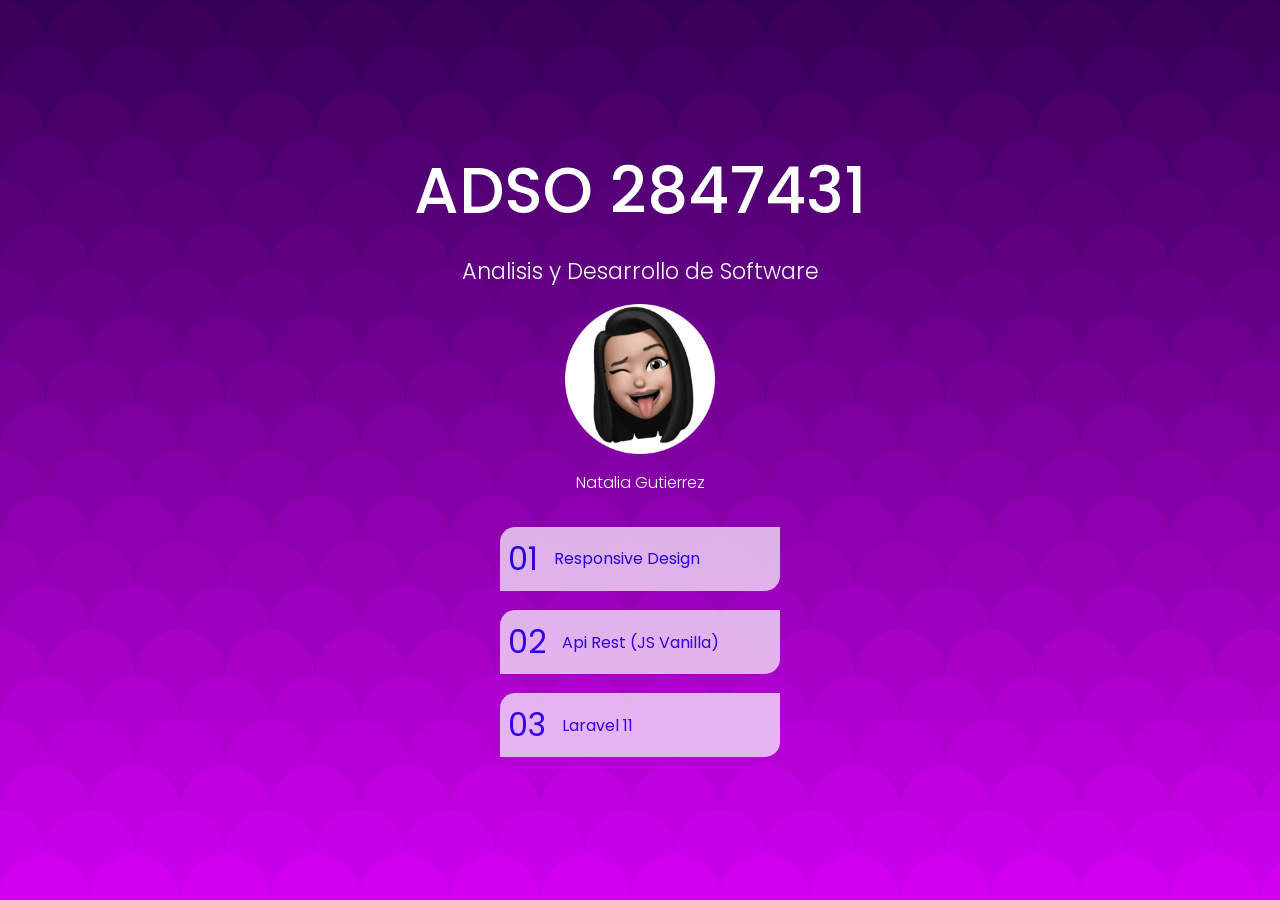
<file: index.html>
<!DOCTYPE html>
<html lang="en">

<head>
    <meta charset="UTF-8">
    <meta name="viewport" content="width=device-width, initial-scale=1.0">
    <title>Document</title>
    <link rel="stylesheet" href="css/master.css">
</head>

<body class="menu">
    <main>
        <header>
            <h1>ADSO 2847431</h1>
            <h2>Analisis y Desarrollo de Software</h2>
            <img src="img/perfil.png.png" alt="">
            <h3>Natalia Gutierrez</h3>
        </header>
        <menu>
            <a href="01-responsive-design/index.html">
                <span>01</span>Responsive Design
            </a>
            <a href="02-js-api/index.html">
                <span>02</span> Api Rest (JS Vanilla)
            </a>
            <a href="http://127.0.0.1:8000">
                <span>03</span> Laravel 11
            </a>
        </menu>
    </main>
</body>

</html>
</file>
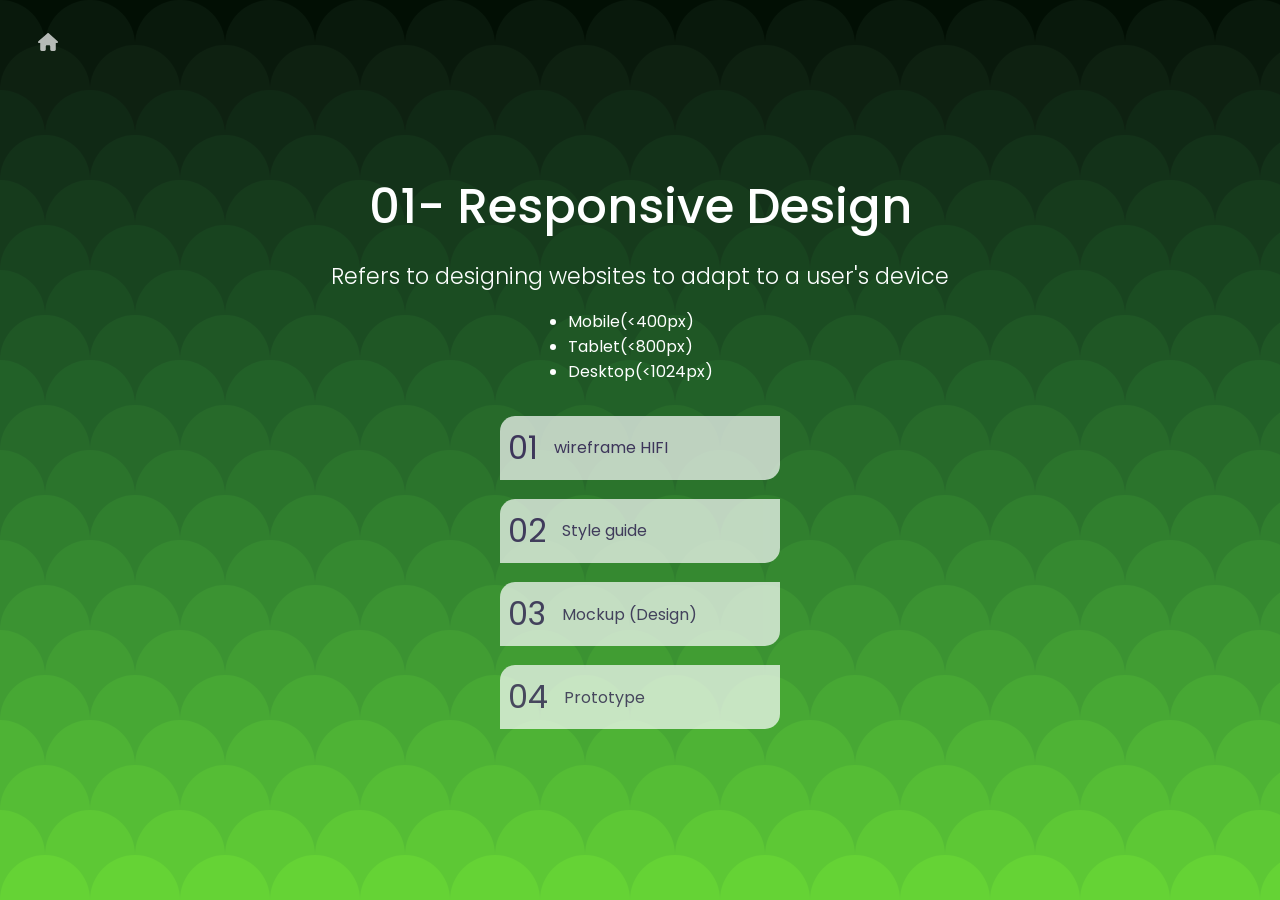
<file: 01-responsive-design/index.html>
<!DOCTYPE html>
<html lang="en">
<head>
    <meta charset="UTF-8">
    <meta name="viewport" content="width=device-width, initial-scale=1.0">
    <title>01- Responsive Design</title>
    <link rel="stylesheet" href="../css/master.css">
</head>
<body class="level2">
    <nav>
        <a href="../index.html">
            <svg xmlns="http://www.w3.org/2000/svg" viewBox="0 0 576 512"><!--!Font Awesome Free 6.5.2 by @fontawesome - https://fontawesome.com License - https://fontawesome.com/license/free Copyright 2024 Fonticons, Inc.--><path fill="#ffffff" d="M575.8 255.5c0 18-15 32.1-32 32.1h-32l.7 160.2c0 2.7-.2 5.4-.5 8.1V472c0 22.1-17.9 40-40 40H456c-1.1 0-2.2 0-3.3-.1c-1.4 .1-2.8 .1-4.2 .1H416 392c-22.1 0-40-17.9-40-40V448 384c0-17.7-14.3-32-32-32H256c-17.7 0-32 14.3-32 32v64 24c0 22.1-17.9 40-40 40H160 128.1c-1.5 0-3-.1-4.5-.2c-1.2 .1-2.4 .2-3.6 .2H104c-22.1 0-40-17.9-40-40V360c0-.9 0-1.9 .1-2.8V287.6H32c-18 0-32-14-32-32.1c0-9 3-17 10-24L266.4 8c7-7 15-8 22-8s15 2 21 7L564.8 231.5c8 7 12 15 11 24z"/></svg>
        </a>
    </nav>
    <main>
        <header>
            <h1>01- Responsive Design</h1>
            <h2>Refers to designing websites to adapt to a user's device</h2>
            <ul>
                <li> Mobile(<400px)</li>
                <li> Tablet(<800px)</li>
                <li> Desktop(<1024px)</li>
            </ul>
        </header>
        <menu>
            <a href="01-wireframe-hifi.html">
                <span>01</span>
                wireframe HIFI
            </a>
            <a href="02-style-guide.html">
                <span>02</span>
                Style guide 
            </a>
            <a href="03-mockup.html">
                <span>03</span>
                Mockup (Design)
            </a>
            <a href="04-layout.html" target="_blank">
                <span>04</span>
                Prototype 
            </a>
            
        </menu>
    </main>
</body>
</html>
</file>
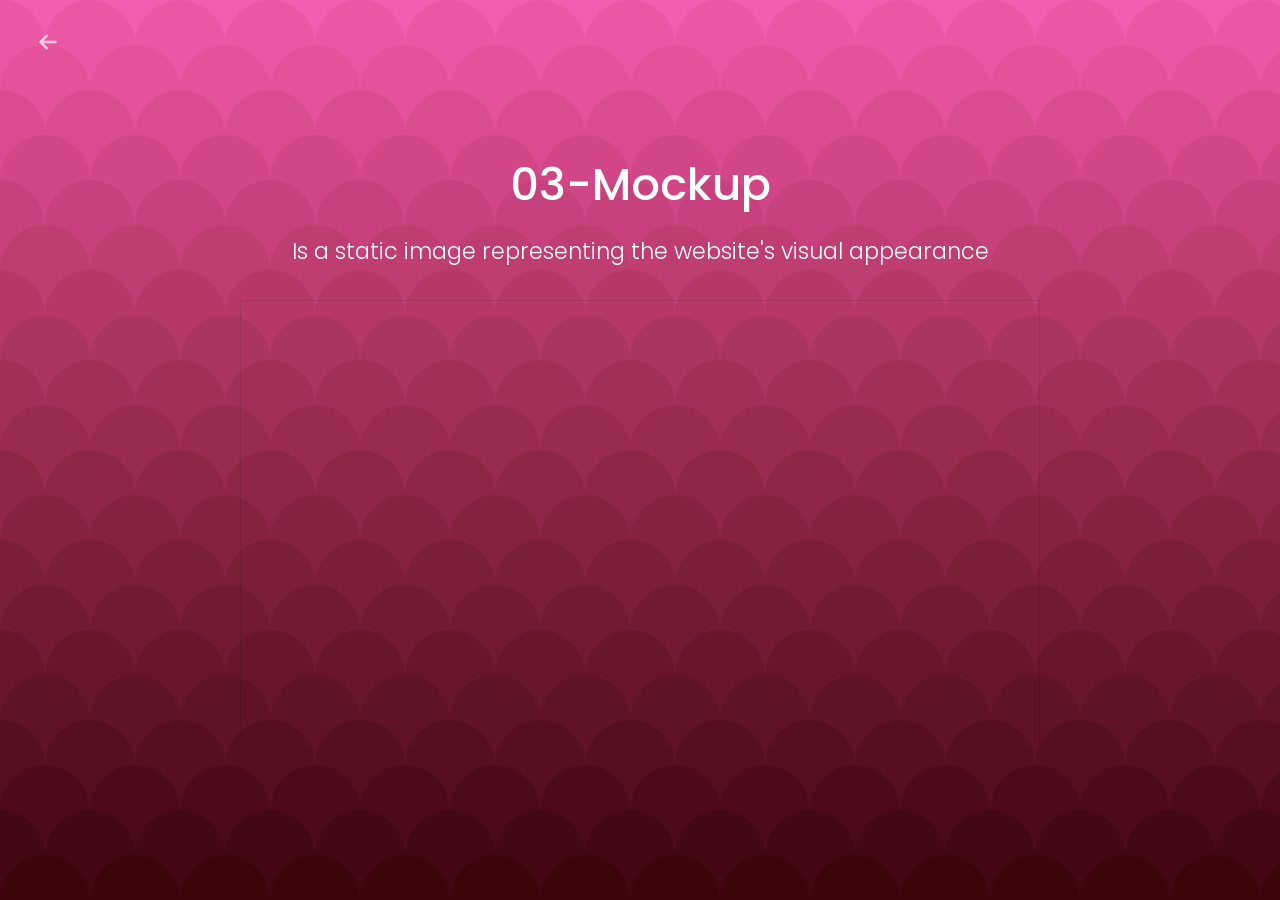
<file: 03-mockup.html>
<!DOCTYPE html>
<html lang="en">
<head>
    <meta charset="UTF-8">
    <meta name="viewport" content="width=device-width, initial-scale=1.0">
    <title>01- Responsive Design</title>
    <link rel="stylesheet" href="../css/master.css">
</head>
<body class="level3">
    <nav>
        <a href="../01-responsive-design/index.html">
            <svg xmlns="http://www.w3.org/2000/svg" viewBox="0 0 448 512"><!--!Font Awesome Free 6.5.2 by @fontawesome - https://fontawesome.com License - https://fontawesome.com/license/free Copyright 2024 Fonticons, Inc.--><path fill="#fafafa" d="M9.4 233.4c-12.5 12.5-12.5 32.8 0 45.3l160 160c12.5 12.5 32.8 12.5 45.3 0s12.5-32.8 0-45.3L109.2 288 416 288c17.7 0 32-14.3 32-32s-14.3-32-32-32l-306.7 0L214.6 118.6c12.5-12.5 12.5-32.8 0-45.3s-32.8-12.5-45.3 0l-160 160z"/></svg>
        </a>
    </nav>
    <main>
        <header>
            <h1>03-Mockup</h1>
            
            <h2>Is a static image representing the website's visual appearance</h2>
        </header>
        <iframe style="border: 1px solid rgba(0, 0, 0, 0.1);" width="800" height="450" src="https://www.figma.com/embed?embed_host=share&url=https%3A%2F%2Fwww.figma.com%2Fdesign%2Fn3HJyU3wjjWFMIT8xBokUU%2FResponsive-Design%3Fnode-id%3D48-2%26t%3DtC8qojCczsY5XV2D-1" allowfullscreen></iframe>    </main>
</body>
</html>
</file>
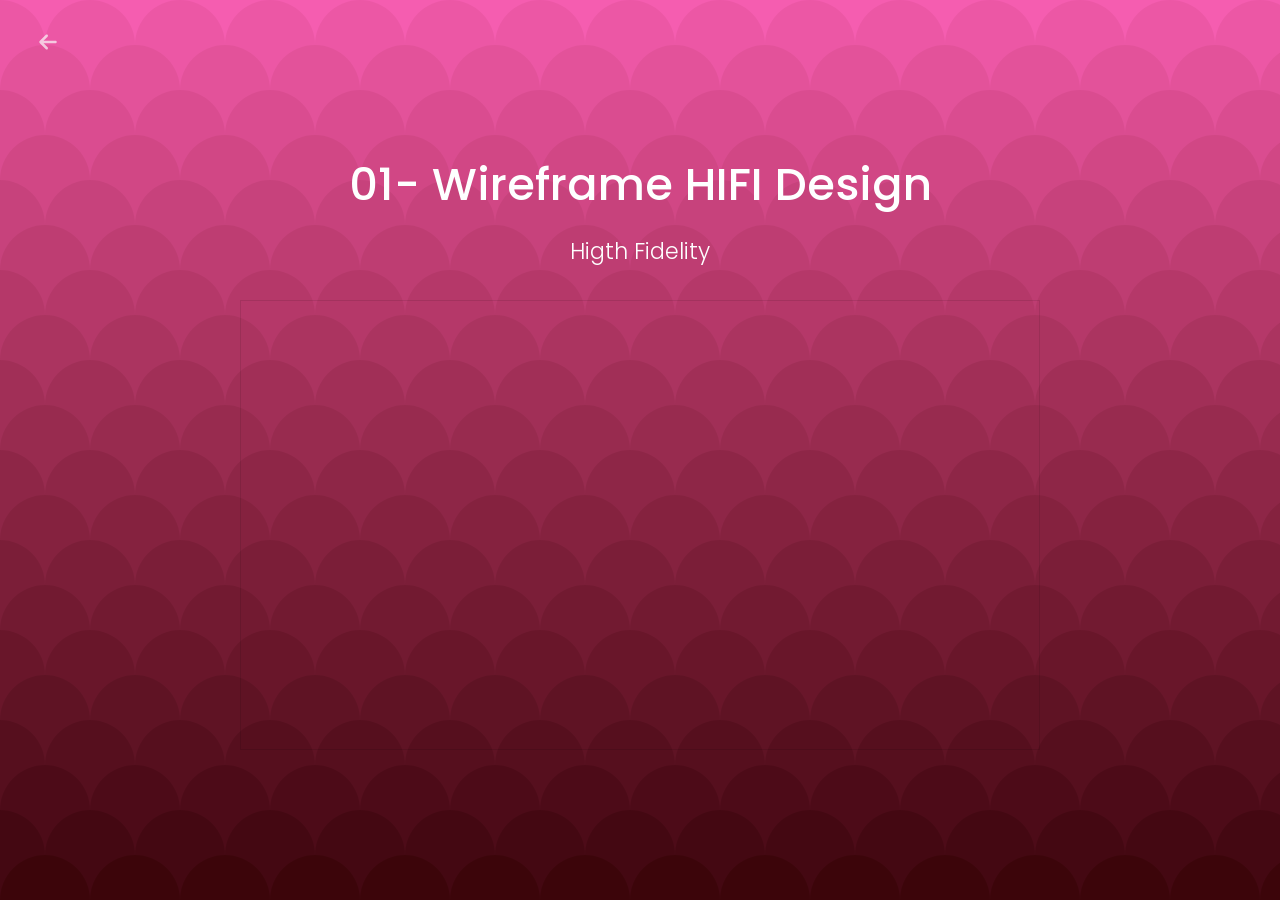
<file: 01-responsive-design/01-wireframe-hifi.html>
<!DOCTYPE html>
<html lang="en">
<head>
    <meta charset="UTF-8">
    <meta name="viewport" content="width=device-width, initial-scale=1.0">
    <title>01- Responsive Design</title>
    <link rel="stylesheet" href="../css/master.css">
</head>
<body class="level3">
    <nav>
        <a href="../01-responsive-design/index.html">
            <svg xmlns="http://www.w3.org/2000/svg" viewBox="0 0 448 512"><!--!Font Awesome Free 6.5.2 by @fontawesome - https://fontawesome.com License - https://fontawesome.com/license/free Copyright 2024 Fonticons, Inc.--><path fill="#fafafa" d="M9.4 233.4c-12.5 12.5-12.5 32.8 0 45.3l160 160c12.5 12.5 32.8 12.5 45.3 0s12.5-32.8 0-45.3L109.2 288 416 288c17.7 0 32-14.3 32-32s-14.3-32-32-32l-306.7 0L214.6 118.6c12.5-12.5 12.5-32.8 0-45.3s-32.8-12.5-45.3 0l-160 160z"/></svg>
        </a>
    </nav>
    <main>
        <header>
            <h1>01- Wireframe HIFI Design</h1>
            <h2>Higth Fidelity</h2>
        </header>
        <iframe style="border: 1px solid rgba(0, 0, 0, 0.1);" width="800" height="450" src="https://www.figma.com/embed?embed_host=share&url=https%3A%2F%2Fwww.figma.com%2Ffile%2Fn3HJyU3wjjWFMIT8xBokUU%2FResponsive-Design%3Ftype%3Ddesign%26node-id%3D1%253A5%26mode%3Ddesign%26t%3DFrC3fqwMRmlNXoKg-1" allowfullscreen></iframe>
    </main>
</body>
</html>
</file>
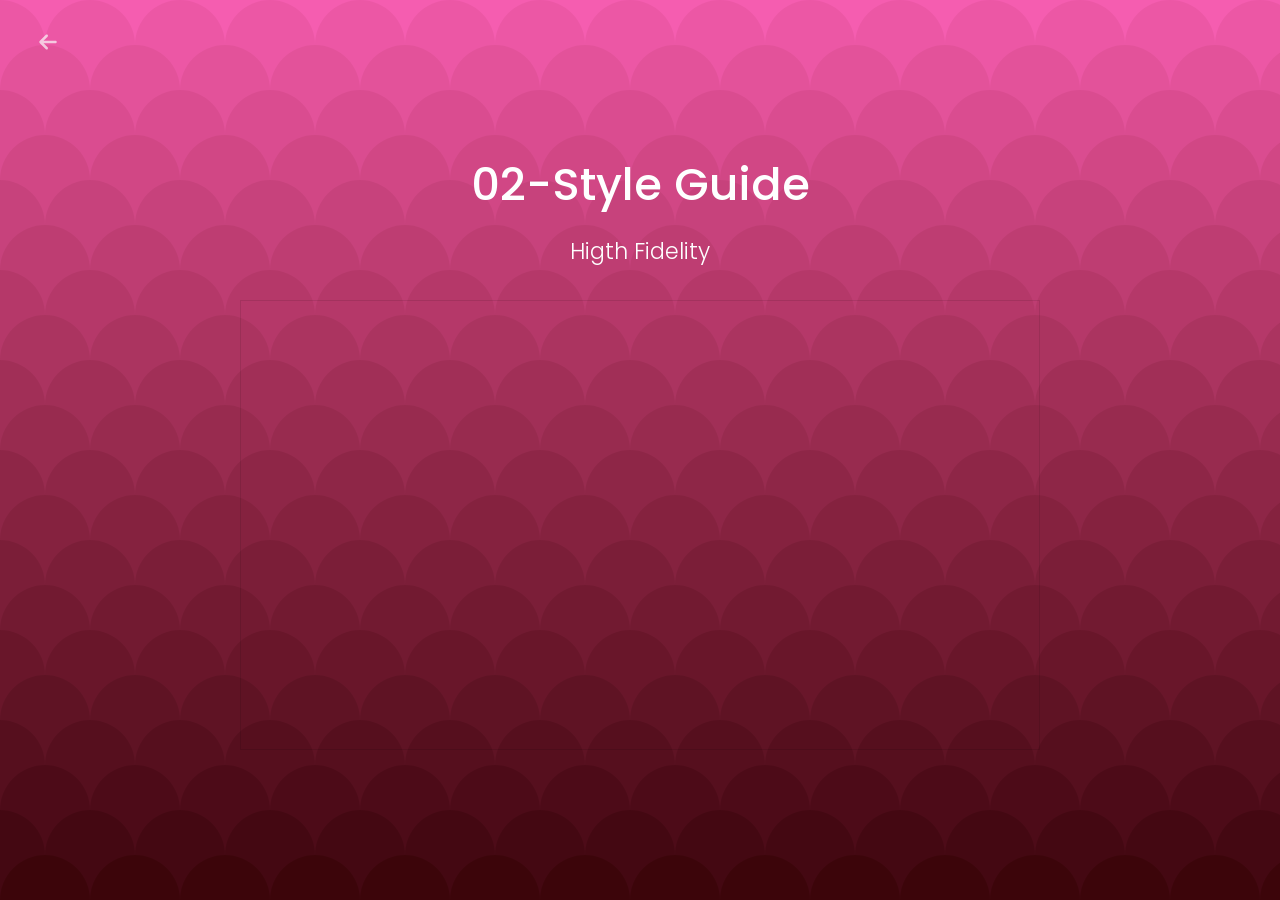
<file: 01-responsive-design/02-style-guide.html>
<!DOCTYPE html>
<html lang="en">
<head>
    <meta charset="UTF-8">
    <meta name="viewport" content="width=device-width, initial-scale=1.0">
    <title>01- Responsive Design</title>
    <link rel="stylesheet" href="../css/master.css">
</head>
<body class="level3">
    <nav>
        <a href="../01-responsive-design/index.html">
            <svg xmlns="http://www.w3.org/2000/svg" viewBox="0 0 448 512"><!--!Font Awesome Free 6.5.2 by @fontawesome - https://fontawesome.com License - https://fontawesome.com/license/free Copyright 2024 Fonticons, Inc.--><path fill="#fafafa" d="M9.4 233.4c-12.5 12.5-12.5 32.8 0 45.3l160 160c12.5 12.5 32.8 12.5 45.3 0s12.5-32.8 0-45.3L109.2 288 416 288c17.7 0 32-14.3 32-32s-14.3-32-32-32l-306.7 0L214.6 118.6c12.5-12.5 12.5-32.8 0-45.3s-32.8-12.5-45.3 0l-160 160z"/></svg>
        </a>
    </nav>
    <main>
        <header>
            <h1>02-Style Guide</h1>
            
            <h2>Higth Fidelity</h2>
        </header>
        <iframe style="border: 1px solid rgba(0, 0, 0, 0.1);" width="800" height="450" src="https://www.figma.com/embed?embed_host=share&url=https%3A%2F%2Fwww.figma.com%2Fdesign%2FfPC3F0mmfMZRSdmhzh8fTv%2FUntitled%3Fnode-id%3D0-1%26t%3DWjFiq9R7rF6CsYh1-1" allowfullscreen></iframe>
    </main>
</body>
</html>
</file>
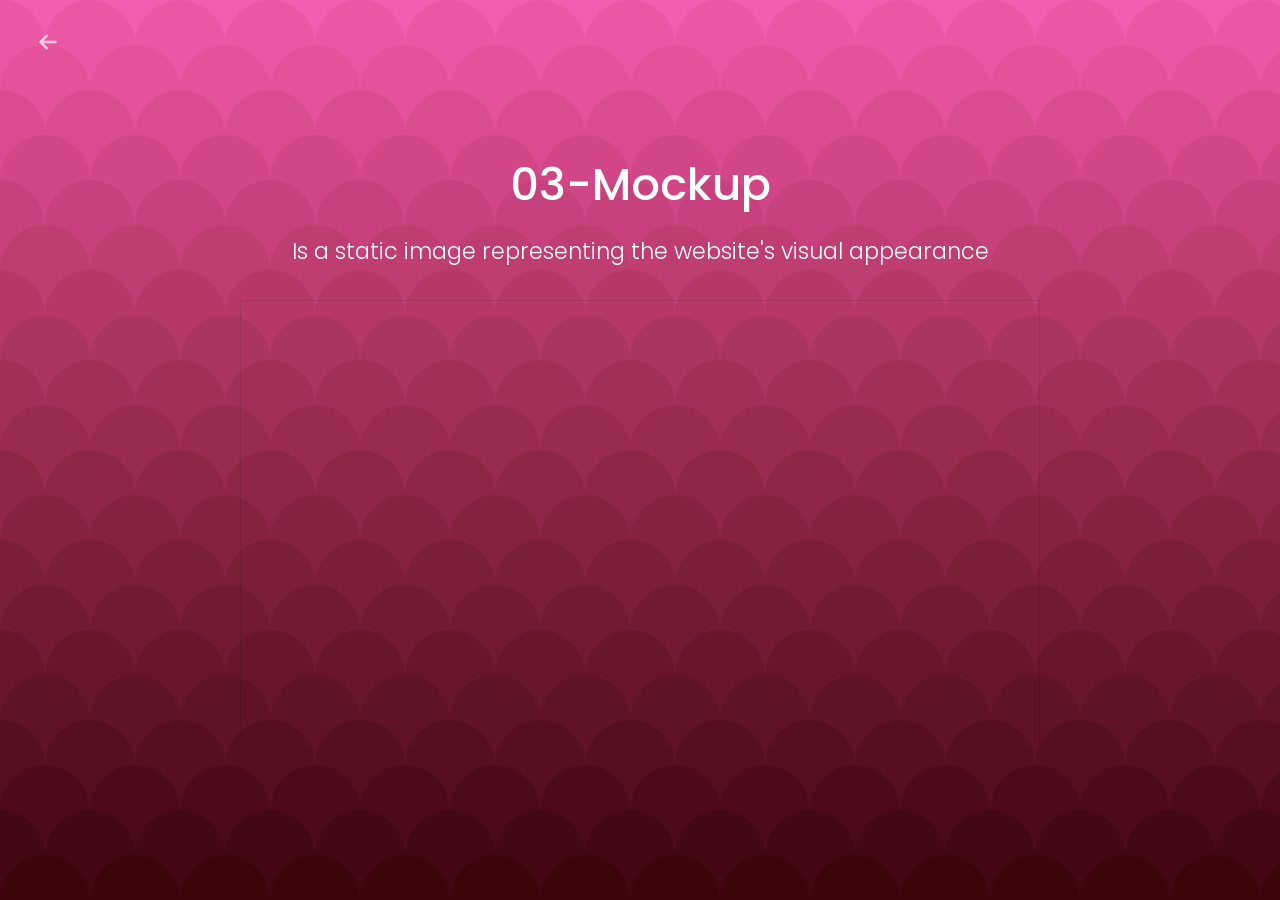
<file: 01-responsive-design/03-mockup.html>
<!DOCTYPE html>
<html lang="en">
<head>
    <meta charset="UTF-8">
    <meta name="viewport" content="width=device-width, initial-scale=1.0">
    <title>01- Responsive Design</title>
    <link rel="stylesheet" href="../css/master.css">
</head>
<body class="level3">
    <nav>
        <a href="../01-responsive-design/index.html">
            <svg xmlns="http://www.w3.org/2000/svg" viewBox="0 0 448 512"><!--!Font Awesome Free 6.5.2 by @fontawesome - https://fontawesome.com License - https://fontawesome.com/license/free Copyright 2024 Fonticons, Inc.--><path fill="#fafafa" d="M9.4 233.4c-12.5 12.5-12.5 32.8 0 45.3l160 160c12.5 12.5 32.8 12.5 45.3 0s12.5-32.8 0-45.3L109.2 288 416 288c17.7 0 32-14.3 32-32s-14.3-32-32-32l-306.7 0L214.6 118.6c12.5-12.5 12.5-32.8 0-45.3s-32.8-12.5-45.3 0l-160 160z"/></svg>
        </a>
    </nav>
    <main>
        <header>
            <h1>03-Mockup</h1>
            
            <h2>Is a static image representing the website's visual appearance</h2>
        </header>
        <iframe style="border: 1px solid rgba(0, 0, 0, 0.1);" width="800" height="450" src="https://www.figma.com/embed?embed_host=share&url=https%3A%2F%2Fwww.figma.com%2Fdesign%2Fn3HJyU3wjjWFMIT8xBokUU%2FResponsive-Design%3Fnode-id%3D48-2%26t%3DtC8qojCczsY5XV2D-1" allowfullscreen></iframe>    </main>
</body>
</html>
</file>
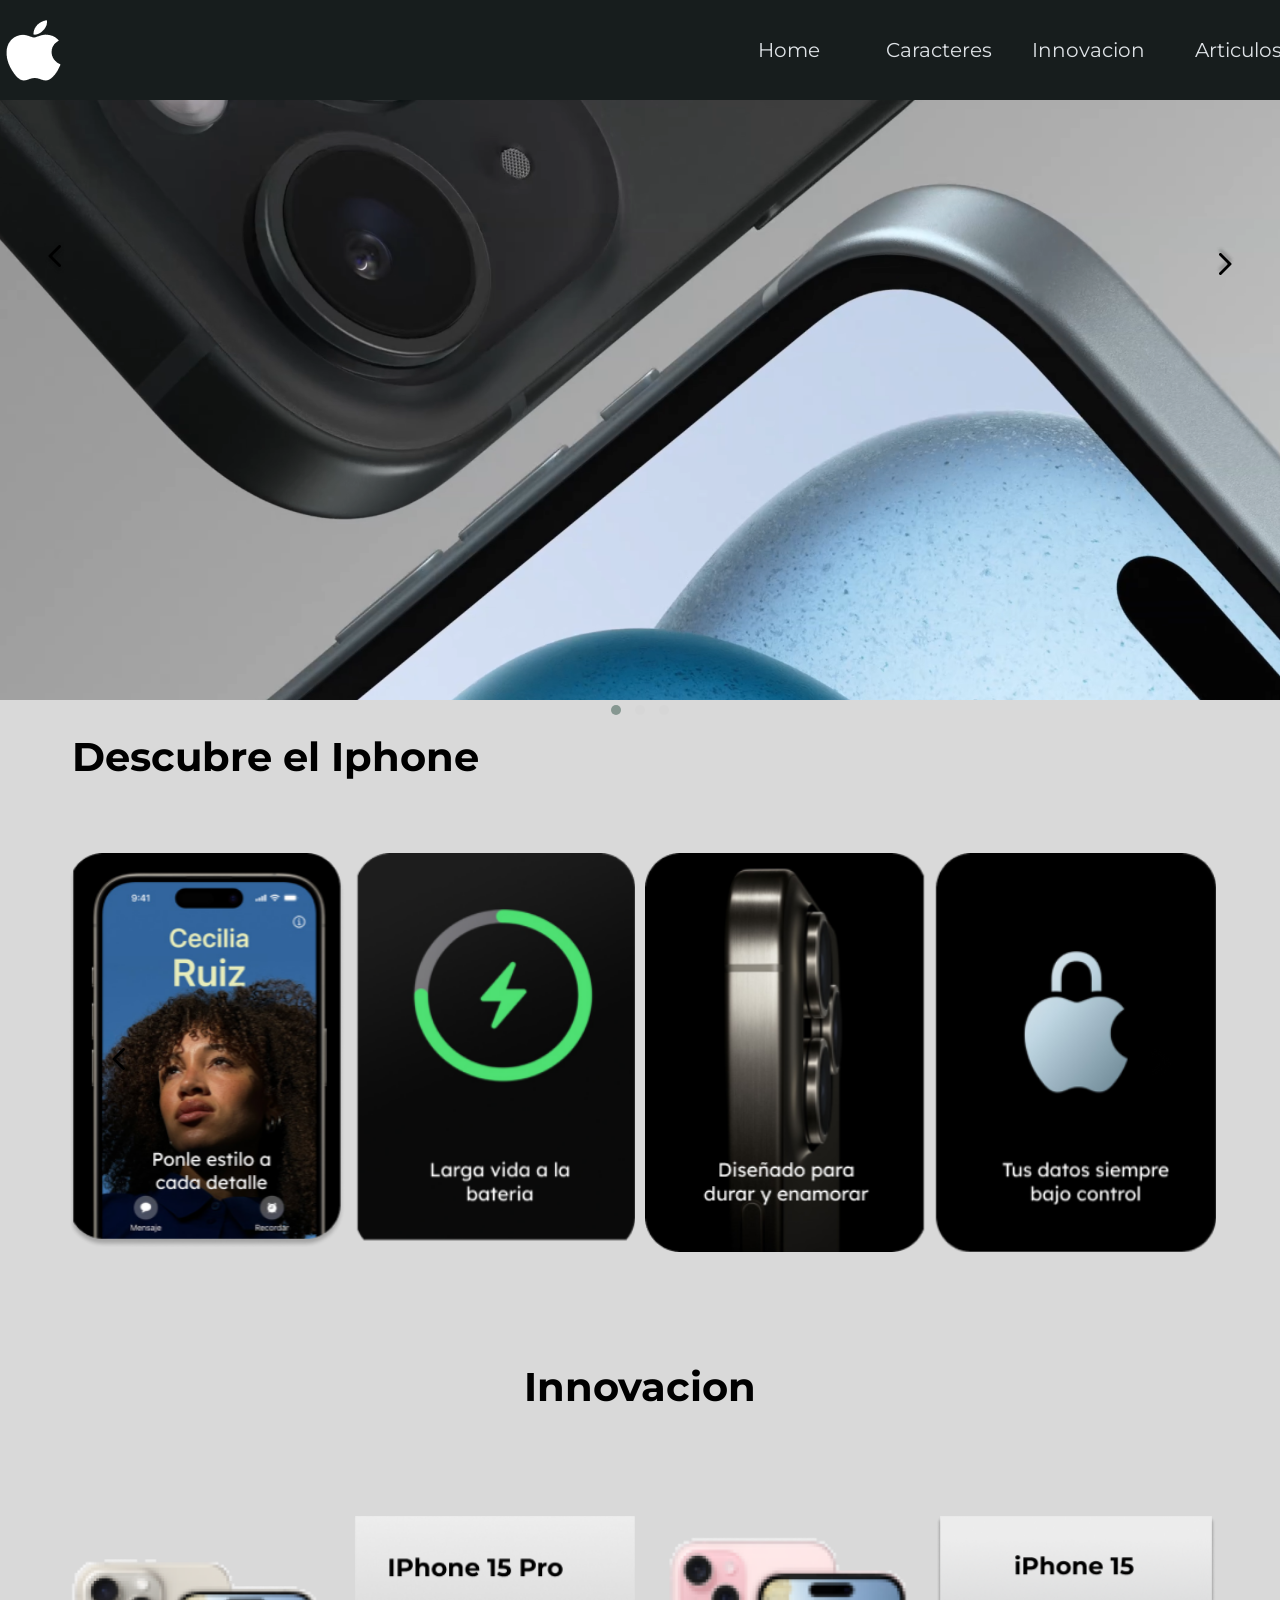
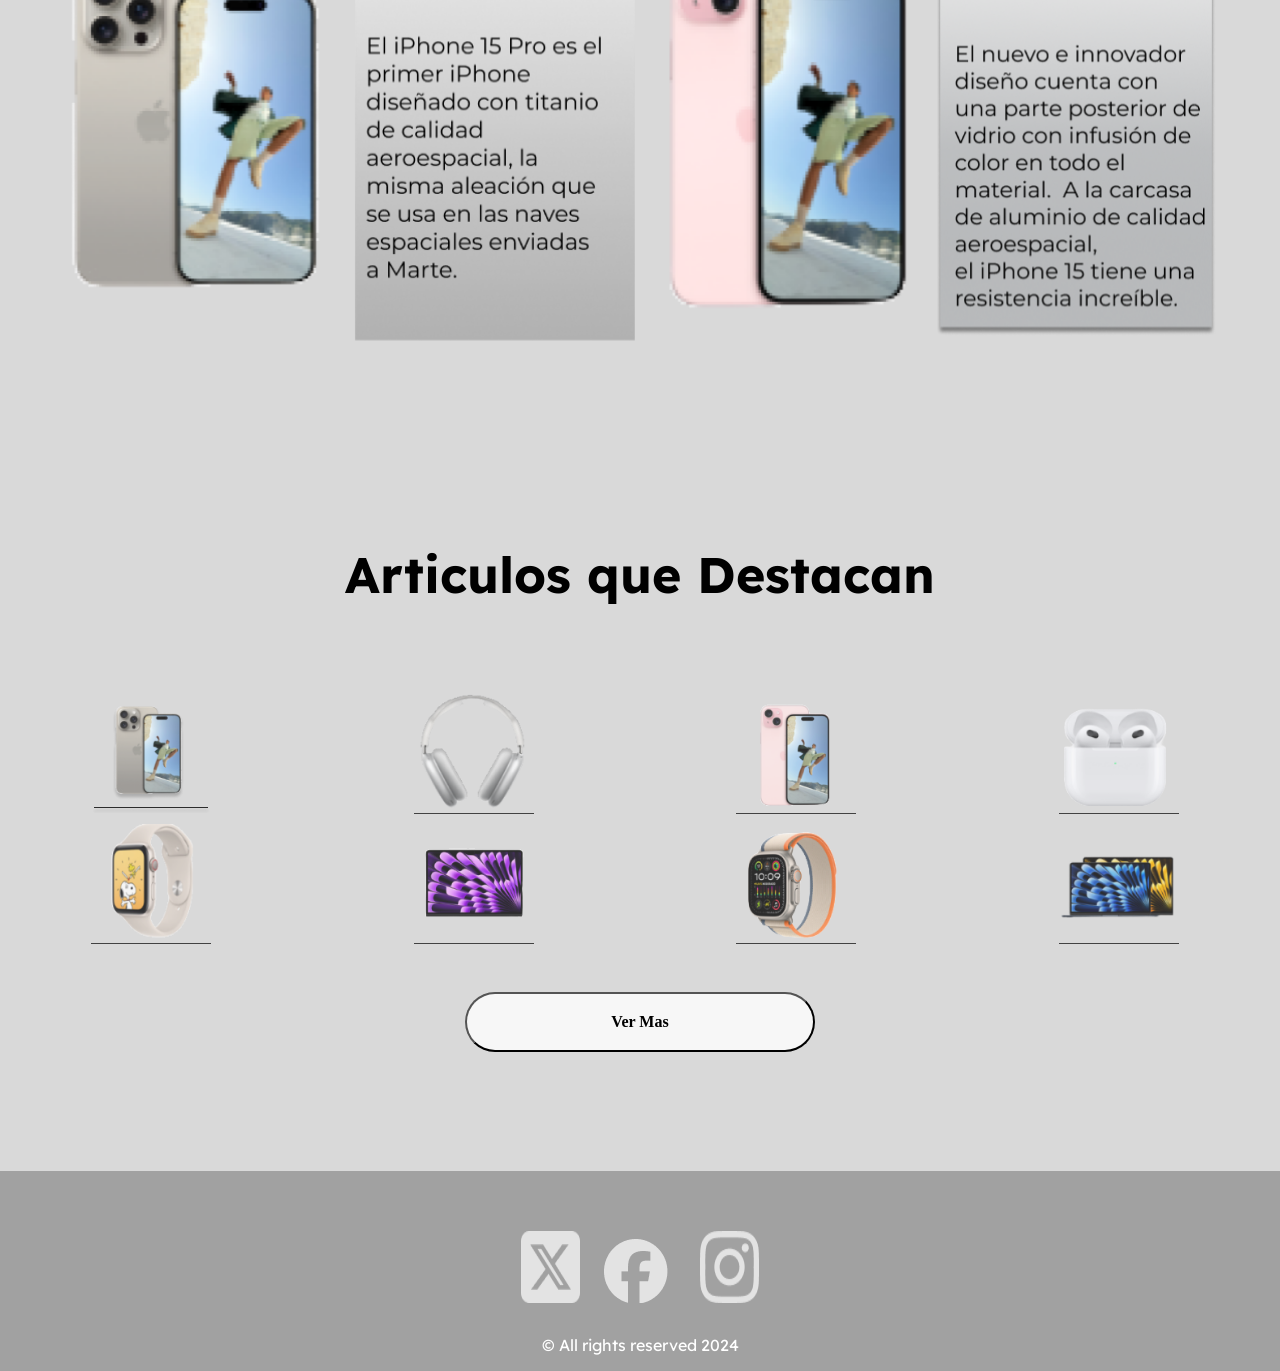
<file: 01-responsive-design/04-layout.html>
<!DOCTYPE html>
<html lang="en">
<head>
    <meta charset="UTF-8">
    <meta name="viewport" content="width=device-width, initial-scale=1.0">
    <title>Apple</title>
    <link rel="stylesheet" href="css/owl.carousel.min.css">
    <link rel="stylesheet" href="css/owl.theme.default.min.css">
    <link rel="stylesheet" href="css/styles.css">
</head>
<body>
    <main>
        <a name="home"></a>
        <!--Navbar-->
        <header>
            <img src="img/LOGO.png" alt="logo">
            <div class="menu-toggle">
                <div class="bar"></div>
                <div class="bar"></div>
                <div class="bar"></div>
            </div>
            <nav>
                <a href="#home">Home</a>
                <a href="#caracteres">Caracteres</a>
                <a href="#innovacion">Innovacion</a>
                <a href="#articulos">Articulos</a>
            </nav>
        </header>
        <!--slider-->
        <section class="slider1 owl-carousel owl-theme">
            <img src="img/slider01.png" alt="slider01">
            <img src="img/slider01.png" alt="slider02">
            <img src="img/slider01.png" alt="slider03">
        </section>
        <!--fotos-->
        <section class="caracteres">
            <a name="caracteres"></a>
            <h2>Descubre el Iphone</h2>
            <div class="slider2 owl-carousel owl-theme" >
            
                <figure>
                    <img src="img/img1.png" alt="Ponle estilo a cada detalle">
                    <figcaption> </figcaption>
                </figure>
            </article>
                <figure>
                    <img src="img/img2.png" alt="Larga vida a la bateria">
                    <figcaption></figcaption>
                </figure>
            </article>
                <figure>
                    <img src="img/img3.png" alt="">
                <figcaption></figcaption>
                </figure>
            </article>
                <figure>
                    <img src="img/img4.png" alt="">
                    <figcaption></figcaption>
                </figure>
            </article>
            <figure>
                <img src="img/img3.png" alt="">
                <figcaption></figcaption>
            </figure>
        </article>
        </div>
<!--fotos 2 section-->
        <section class="innovacion">
            <a name="innovacion"></a>
            <h2>Innovacion</h2>
            <div class="slider3 owl-carousel owl-theme" >
            
                <figure>
                    <img src="img/celular1.png" alt="Ponle estilo a cada detalle">
                    <figcaption> </figcaption>
                </figure>
            </article>
                <figure>
                    <img src="img/leyendacel1.png" alt="Larga vida a la bateria">
                    <figcaption></figcaption>
                </figure>
            </article>
                <figure>
                    <img src="img/cel2.png" alt="">
                <figcaption></figcaption>
                </figure>
            </article>
                <figure>
                    <img src="img/innovacion 2.png" alt="">
                    <figcaption></figcaption>
                </figure>
            </article>
            </div>

            <!--Articulos-->

        <section class="articulos">
            <a name="articulos"></a>
            <div>
                
                   <h2> Articulos que Destacan</h2>
                
                <div class="slider4 owl-carousel owl-theme">
                    <article>
                        <figure>
                            <img src="img/Rectangle 22.png" alt="">
                            <img src="img/Rectangle 23.png" alt="">
                        </figure>
                    </article>
                    <article>
                        <figure>
                            <img src="img/Rectangle 24.png" alt="">
                            <img src="img/Rectangle 25.png" alt="">
                        </figure>
                    </article>
                    <article>
                        <figure>
                            <img src="img/Rectangle 26.png" alt="">
                            <img src="img/Rectangle 27.png" alt="">
                        </figure>
                    </article>
                    <article>
                        <figure>
                            <img src="img/Rectangle 28.png" alt="">
                            <img src="img/Rectangle 29.png" alt="">
                        </figure>
                    </article>
                </div>
                <h1>
                    <button class="btn">
                        Ver Mas
                    </button>
                </h1>
            </div>
        </section>

           <section class="footer"> <!-- Footer -->
            <footer>
                <figure class="social">
                    <img src="img/Vector (1).png" alt="Icon01">
                    <img src="img/Frame.png" alt="Icon02">
                    <img src="img/Vector.png" alt="Icon03">
                   
                </figure>
                <p>© All rights reserved 2024</p>
            </footer></section>
            <!--  -->

       

    </main>
    <script src="js/jquery-3.7.1.min.js"></script>
    <script src="js/owl.carousel.min.js"></script>

    <script>
        document.addEventListener('DOMContentLoaded', function() {
    const menuToggle = document.querySelector('.menu-toggle');
    const nav = document.querySelector('nav');

    menuToggle.addEventListener('click', function() {
        this.classList.toggle('menu-open');
        nav.classList.toggle('menu-open');
    });
});
$(document).ready(function() {
    $('.menu-toggle').click(function() {
        $(this).toggleClass('menu-open'); // Alternar clase para la animación del icono
        $('nav').toggleClass('active'); // Mostrar/ocultar el menú desplegable
    });
});
        $(document).ready(function(){
            $('.slider1').owlCarousel({
                stagePadding: 0,
                items: 1,
                loop: true,
                nav: true
            })
            $('.slider2').owlCarousel({
                loop: true,
                margin:10,
                dots:false,
                nav: true,
                responsive:{
                    0:{
                        items:1 
                    },
                    600:{
                        items:2
                    },

                    1000:{
                        items:4
                    }
                    
                }
            })
            $('.slider3').owlCarousel({
                loop: true,
                margin:10,
                dots:false,
                nav: true,
                responsive:{
                    0:{
                        items:1 
                    },
                    600:{
                        items:2
                    },

                    1200:{
                        items:4
                    }
                    
        }}) 
        $('.slider4').owlCarousel({
                loop: true,
                margin:10,
                dots:false,
               
                responsive:{
                    0:{
                        items:2
                    },
                    600:{
                        items:3
                    },

                    1000:{
                        items:4
                    }}})})
                 
    </script>
</body>
</html>
</file>
<file: css/master.css>
/* - - - - - - - - - - - - */
/* F O N T S */
/* - - - - - - - - - - - - */
@import url('https://fonts.googleapis.com/css2?family=Poppins:wght@100;200;300;400;500;600;700;800;900&display=swap');



/* - - - - - - - - - - - - */
/* V A R I A B L E S */
/* - - - - - - - - - - - - */
:root{
    --color-pri: rgb(254, 255, 255);
    --color-sec: rgb(85, 85, 101);
    --ffamily: Poppins, sans-serif;
}

/* - - - - - - - - - - - - */
/* R E S E T */
/* - - - - - - - - - - - - */
*, *::before, *::after{
    box-sizing: border-box; 
}

*{
    margin: 0; 
    padding: 0; 
}

ul[role='list'], ol[role='list']{
    list-style: none; 
}

html:focus-within{
    scroll-behavior: smooth; 
}

a:not([class]){
    text-decoration-skip-ink: auto; 
}

img, picture, svg, video, canvas{
    max-width: 100%;
    height: auto; 
    vertical-align: middle; 
    font-style: italic; 
    background-repeat: no-repeat; 
    background-size: cover;
}

input, button, textarea, select{
    font: inherit; 
}

@media (prefers-reduced-motion: reduce){
    html:focus-within {
        scroll-behavior: auto;
    }
    *, *::before, *::after {
        animation-duration: 0.01ms !important;
        animation-iteration-count: 1 !important;
        transition-duration: 0.01ms !important;
        scroll-behavior: auto !important;
        transition: none;
    }
}

body, html{
    height: 100%; 
    scroll-behavior: smooth; 
}


/* - - - - - - - - - - - - */
/* G E N E R A L */
/* - - - - - - - - - - - - */
body{
    color: var(--color-pri);
    font-family: var(--ffamily);
    display: flex;
    justify-content: center;
    flex-wrap: wrap;
    align-items: center;
    min-height: 100vh;
}

nav{
    
    border-radius: 4px;
    padding: 8px;
    position: fixed;
    top: 20px;
    left: 20px;
    transition: all 0.4s ease-in;
    
    a:is(:link, visited){
        width: 40px;
        height: 40px;
        
        padding: 10px;
        transition: all 0.4s ease-in-out;
        svg{
            opacity: .7;
            height: 20px;
            width: 20px;
        }
    }
}

a:is(:hover) {
    background-color: #000;
    transform: translateX(-4px);
    border: 2px solid #fff9;
}

main{
    display: flex;
    flex-direction: column;
    justify-content: center;
    align-items: center;
    gap: 2rem;
    header{
        display: flex;
        flex-direction: column;
        align-items: center;
        justify-content: center;
        gap: 1rem;
        h1{
            font-size: 4rem;
            font-weight: 500;
            text-align: center;
        }
        h2{
            font-size: 1.4rem;
            font-weight: 300;
            text-align: center;
        }
        h3{
            font-size: 1rem;
            font-weight: 300;
            text-align: center;
        }
        img{
            width: 150px;
        }
    }
    menu{
        display: flex;
        flex-direction: column;
        align-items: center;
        gap: 1.2rem;
        a:is(:link, :visited){
            border-radius: 15px 0 15px 0;
            background-color: var(--color-pri);
            display: flex;
            gap: 1rem;
            align-items: center;
            text-decoration: none;
            padding: 8px;
            transition: all 0.4s ease-in-out;
            width: 280px;
            opacity: 70%;
            span{
                font-size: 2rem;
            }
            
        }
        a:is(:hover){
            background-color: #c49fe7;
            transform: scale(1.1) translateY(-);
        }

    }
    
}

/* - - - - - - - - - - - - */
/* M A I N M E N U */
/* - - - - - - - - - - - - */
body.menu{

        background-color: #330055;
        background-image: url("data:image/svg+xml,%3Csvg xmlns='http://www.w3.org/2000/svg' viewBox='0 0 100 1000'%3E%3Cg %3E%3Ccircle fill='%23330055' cx='50' cy='0' r='50'/%3E%3Cg fill='%233a005c' %3E%3Ccircle cx='0' cy='50' r='50'/%3E%3Ccircle cx='100' cy='50' r='50'/%3E%3C/g%3E%3Ccircle fill='%23410063' cx='50' cy='100' r='50'/%3E%3Cg fill='%2349006a' %3E%3Ccircle cx='0' cy='150' r='50'/%3E%3Ccircle cx='100' cy='150' r='50'/%3E%3C/g%3E%3Ccircle fill='%23500072' cx='50' cy='200' r='50'/%3E%3Cg fill='%23580079' %3E%3Ccircle cx='0' cy='250' r='50'/%3E%3Ccircle cx='100' cy='250' r='50'/%3E%3C/g%3E%3Ccircle fill='%235f0081' cx='50' cy='300' r='50'/%3E%3Cg fill='%23670088' %3E%3Ccircle cx='0' cy='350' r='50'/%3E%3Ccircle cx='100' cy='350' r='50'/%3E%3C/g%3E%3Ccircle fill='%236e0090' cx='50' cy='400' r='50'/%3E%3Cg fill='%23760098' %3E%3Ccircle cx='0' cy='450' r='50'/%3E%3Ccircle cx='100' cy='450' r='50'/%3E%3C/g%3E%3Ccircle fill='%237e009f' cx='50' cy='500' r='50'/%3E%3Cg fill='%238600a7' %3E%3Ccircle cx='0' cy='550' r='50'/%3E%3Ccircle cx='100' cy='550' r='50'/%3E%3C/g%3E%3Ccircle fill='%238e00af' cx='50' cy='600' r='50'/%3E%3Cg fill='%239600b7' %3E%3Ccircle cx='0' cy='650' r='50'/%3E%3Ccircle cx='100' cy='650' r='50'/%3E%3C/g%3E%3Ccircle fill='%239e00bf' cx='50' cy='700' r='50'/%3E%3Cg fill='%23a700c7' %3E%3Ccircle cx='0' cy='750' r='50'/%3E%3Ccircle cx='100' cy='750' r='50'/%3E%3C/g%3E%3Ccircle fill='%23af00d0' cx='50' cy='800' r='50'/%3E%3Cg fill='%23b700d8' %3E%3Ccircle cx='0' cy='850' r='50'/%3E%3Ccircle cx='100' cy='850' r='50'/%3E%3C/g%3E%3Ccircle fill='%23c000e0' cx='50' cy='900' r='50'/%3E%3Cg fill='%23c800e9' %3E%3Ccircle cx='0' cy='950' r='50'/%3E%3Ccircle cx='100' cy='950' r='50'/%3E%3C/g%3E%3Ccircle fill='%23D100F1' cx='50' cy='1000' r='50'/%3E%3C/g%3E%3C/svg%3E");
        
        }
/* - - - - - - - - - - - - */
/* M A I N M E N U */
/* - - - - - - - - - - - - */
body.level2{
    background-color: #020F04;
background-image: url("data:image/svg+xml,%3Csvg xmlns='http://www.w3.org/2000/svg' viewBox='0 0 100 1000'%3E%3Cg %3E%3Ccircle fill='%23020F04' cx='50' cy='0' r='50'/%3E%3Cg fill='%2309190c' %3E%3Ccircle cx='0' cy='50' r='50'/%3E%3Ccircle cx='100' cy='50' r='50'/%3E%3C/g%3E%3Ccircle fill='%230e2111' cx='50' cy='100' r='50'/%3E%3Cg fill='%23102915' %3E%3Ccircle cx='0' cy='150' r='50'/%3E%3Ccircle cx='100' cy='150' r='50'/%3E%3C/g%3E%3Ccircle fill='%23133219' cx='50' cy='200' r='50'/%3E%3Cg fill='%23163b1c' %3E%3Ccircle cx='0' cy='250' r='50'/%3E%3Ccircle cx='100' cy='250' r='50'/%3E%3C/g%3E%3Ccircle fill='%2318441f' cx='50' cy='300' r='50'/%3E%3Cg fill='%231b4d22' %3E%3Ccircle cx='0' cy='350' r='50'/%3E%3Ccircle cx='100' cy='350' r='50'/%3E%3C/g%3E%3Ccircle fill='%231f5725' cx='50' cy='400' r='50'/%3E%3Cg fill='%23226128' %3E%3Ccircle cx='0' cy='450' r='50'/%3E%3Ccircle cx='100' cy='450' r='50'/%3E%3C/g%3E%3Ccircle fill='%23276a2a' cx='50' cy='500' r='50'/%3E%3Cg fill='%232b742c' %3E%3Ccircle cx='0' cy='550' r='50'/%3E%3Ccircle cx='100' cy='550' r='50'/%3E%3C/g%3E%3Ccircle fill='%23307f2e' cx='50' cy='600' r='50'/%3E%3Cg fill='%23358930' %3E%3Ccircle cx='0' cy='650' r='50'/%3E%3Ccircle cx='100' cy='650' r='50'/%3E%3C/g%3E%3Ccircle fill='%233b9332' cx='50' cy='700' r='50'/%3E%3Cg fill='%23419d33' %3E%3Ccircle cx='0' cy='750' r='50'/%3E%3Ccircle cx='100' cy='750' r='50'/%3E%3C/g%3E%3Ccircle fill='%2347a834' cx='50' cy='800' r='50'/%3E%3Cg fill='%234eb335' %3E%3Ccircle cx='0' cy='850' r='50'/%3E%3Ccircle cx='100' cy='850' r='50'/%3E%3C/g%3E%3Ccircle fill='%2355bd35' cx='50' cy='900' r='50'/%3E%3Cg fill='%235dc835' %3E%3Ccircle cx='0' cy='950' r='50'/%3E%3Ccircle cx='100' cy='950' r='50'/%3E%3C/g%3E%3Ccircle fill='%2365D335' cx='50' cy='1000' r='50'/%3E%3C/g%3E%3C/svg%3E");
background-attachment: fixed;
background-size: contain;



    header {
        h1{
            font-size: 3rem;
        }
    }
    menu {
        a:is(:link, :visited){
            color: #47206f;
        }
    }
}
body.level3{
    background-color: #F55DB0;
background-image: url("data:image/svg+xml,%3Csvg xmlns='http://www.w3.org/2000/svg' viewBox='0 0 100 1000'%3E%3Cg %3E%3Ccircle fill='%23F55DB0' cx='50' cy='0' r='50'/%3E%3Cg fill='%23ec57a5' %3E%3Ccircle cx='0' cy='50' r='50'/%3E%3Ccircle cx='100' cy='50' r='50'/%3E%3C/g%3E%3Ccircle fill='%23e3529a' cx='50' cy='100' r='50'/%3E%3Cg fill='%23da4c90' %3E%3Ccircle cx='0' cy='150' r='50'/%3E%3Ccircle cx='100' cy='150' r='50'/%3E%3C/g%3E%3Ccircle fill='%23d14785' cx='50' cy='200' r='50'/%3E%3Cg fill='%23c7427c' %3E%3Ccircle cx='0' cy='250' r='50'/%3E%3Ccircle cx='100' cy='250' r='50'/%3E%3C/g%3E%3Ccircle fill='%23be3d72' cx='50' cy='300' r='50'/%3E%3Cg fill='%23b53869' %3E%3Ccircle cx='0' cy='350' r='50'/%3E%3Ccircle cx='100' cy='350' r='50'/%3E%3C/g%3E%3Ccircle fill='%23ab3460' cx='50' cy='400' r='50'/%3E%3Cg fill='%23a12f57' %3E%3Ccircle cx='0' cy='450' r='50'/%3E%3Ccircle cx='100' cy='450' r='50'/%3E%3C/g%3E%3Ccircle fill='%23982b4f' cx='50' cy='500' r='50'/%3E%3Cg fill='%238e2647' %3E%3Ccircle cx='0' cy='550' r='50'/%3E%3Ccircle cx='100' cy='550' r='50'/%3E%3C/g%3E%3Ccircle fill='%2385223f' cx='50' cy='600' r='50'/%3E%3Cg fill='%237b1e38' %3E%3Ccircle cx='0' cy='650' r='50'/%3E%3Ccircle cx='100' cy='650' r='50'/%3E%3C/g%3E%3Ccircle fill='%23721a31' cx='50' cy='700' r='50'/%3E%3Cg fill='%2369162a' %3E%3Ccircle cx='0' cy='750' r='50'/%3E%3Ccircle cx='100' cy='750' r='50'/%3E%3C/g%3E%3Ccircle fill='%235f1324' cx='50' cy='800' r='50'/%3E%3Cg fill='%23560f1e' %3E%3Ccircle cx='0' cy='850' r='50'/%3E%3Ccircle cx='100' cy='850' r='50'/%3E%3C/g%3E%3Ccircle fill='%234d0b18' cx='50' cy='900' r='50'/%3E%3Cg fill='%23440812' %3E%3Ccircle cx='0' cy='950' r='50'/%3E%3Ccircle cx='100' cy='950' r='50'/%3E%3C/g%3E%3Ccircle fill='%233C050A' cx='50' cy='1000' r='50'/%3E%3C/g%3E%3C/svg%3E");
background-attachment: fixed;
background-size: contain;
    header {
        h1{
            font-size: 2.8rem;
        }
    }
    menu {
        a:is(:link, :visited){
            color: #47206f;
        }
    }
}
</file>
<file: 01-responsive-design/css/styles.css>
/* --------
F O N T S
----------*/
@import url('fonts.css');
/* --------
R E S E T
----------*/
@import url('reset.css');
/* ------------------
V A R I A B L E S
--------------------*/
:root{
    --font-heading:'montserrat',sans-serif;
    --font-body:'lexend',sans-serif;
    --color1:#D9D9D9;
    --color2:black;
    --color3:#DEE2E6;
   }
   
/* ------------------
G E N E R A L
--------------------*/
body {
    background-color: var(--color1);
    color: var(--color3);
    margin: 0;
    padding: 0;
    overflow-x: hidden; /* Evitar desbordamiento horizontal */
}

main {
    padding: 0;
}

header {
    background-color: #171D1D;
    width: 100%;
    position: fixed;
    z-index: 2;
    display: flex;
    align-items: center;
    justify-content: space-between;
    padding-inline: 0.4rem;
    height: 100px;
}

/* Estilos para menú hamburguesa */
.menu-toggle {
    display: none; /* Ocultar por defecto en pantallas grandes */
    cursor: pointer;
}

.menu-toggle .bar {
    width: 25px;
    height: 3px;
    background-color: var(--color3);
    margin: 5px 0;
    transition: transform 0.4s, opacity 0.4s;
}

/* Rotación de barras para abrir/cerrar menú */
.menu-open .bar:nth-child(1) {
    transform: translateY(8px) rotate(45deg);
}

.menu-open .bar:nth-child(2) {
    opacity: 0;
}

.menu-open .bar:nth-child(3) {
    transform: translateY(-8px) rotate(-45deg);
}

/* Mostrar menú desplegable al hacer clic en el icono */
.menu-open nav {
    display: block;
}

/* Media query para pantallas más pequeñas */
@media (max-width: 650px) {
    .menu-toggle {
        display: block; /* Mostrar hamburguesa en pantallas pequeñas */
    }

    header {
        justify-content: space-between;
        padding: 0.4rem;
    }

    nav {
        display: none; /* Ocultar menú principal en pantallas pequeñas */
        position: absolute;
        top: 100%;
        left: 0;
        width: 100%;
        background-color: #171D1D;
        z-index: 1;
        text-align: center;
        flex-direction: column;
    }
}

nav {
    display: flex;
    gap: 5rem;
}

a:is(:link, :visited) {
    background: transparent url();
    color: var(--color3);
    font-family: var(--font-heading);
    transition: transform 0.3s ease-in;
    text-decoration: none;
    display: flex;
    flex-direction: column;
    align-items: center;
    font-size: 20px;
    width: 70px;
}

a:is(:hover) {
    transform: scale(1.2);
}

div.owl-nav {
    display: flex;
    justify-content: space-between;
    position: absolute;
    width: 100%;
    top: 50%;
    transform: translateY(-50%);
    button {
        transition: all 0.2s ease-in;
        span {
            background-color: red;
            display: flex;
            height: 100px;
            width: 100px;
            text-indent: -9999px;
        }
    }
    button.owl-prev {
        &:hover {
            background: transparent !important;
            transform: translateX(-5px);
        }
        span {
            background: url(../img/Arrow\ 1\ -\ copia.png) no-repeat center;
        }
    }
    button.owl-next {
        background: transparent;
        &:hover {
            background: transparent !important;
            transform: translateX(5px);
        }
        span {
            background: url(../img/Arrow\ 1.png) no-repeat center;
        }
    }
}

/* Section: Slider */
section.slider1 {
    height: 500px;
    img {
        height: 700px;
        object-fit: cover;
        width: 100%;
    }
}

/* Sección: Caracteres */
section.caracteres {
    background-color: #d9d9d9;
    color: white;
    text-align: center;
    height: 850px;
    padding: 2rem 0;
    h2 {
        color: black;
        font-size: 40px;
        font-family: 'montserrat', sans-serif;
        text-align: left;
        margin-left: 4.5rem;
        padding-top: 12.5rem;
        padding-bottom: 2.5rem;
    }
    div.slider2 {
        margin: 2rem auto;
        width: 90%;
        article {
            height: 300px;
            figure {
                img {
                    height: 150px;
                    width: 100px;
                    object-fit: contain;
                    transform: scale(1.5);
                }
            }
            figcaption {
                font-family: 'lexend', sans-serif;
                color: white;
                display: flex;
                align-items: center;
                justify-content: center;
                font-size: 24px;
                height: 100px;
                position: relative;
            }
        }
    }
}

/* Sección: Innovación */
section.innovacion {
    background-color: #d9d9d9;
    color: white;
    text-align: center;
    height: 850px;
    padding: 2rem 0;
    h2 {
        display: flex;
        flex-direction: column;
        align-items: center;
        font-family: var(--font-heading);
        font-size: 40px;
        margin: 1rem 0;
        padding-top: 30px;
    }
    div.slider3 {
        margin: 4rem auto;
        width: 90%;
        article {
            display: flex;
            height: 300px;
            figure {
                width: 45%;
                img {
                    height: 200px;
                    object-fit: cover;
                }
                figcaption {
                    background-color: var(--color1);
                    color: var(--color3);
                    font-family: var(--font-heading);
                    display: flex;
                    align-items: center;
                    justify-content: center;
                    font-size: 24px;
                    height: 100px;
                }
            }
        }
    }
}

/* Section: Artículos */
section.articulos {
    background-color: #d9d9d9;
    color: white;
    text-align: center;
    height: 740px;
    padding: 2rem 0;
}

section.articulos h2 {
    display: flex;
    flex-direction: column;
    align-items: center;
    font-family: var(--font-body);
    font-size: 50px;
    text-align: center;
    margin: 3rem 0;
    padding-top: 2rem;
}

section.articulos .slider4 {
    display: flex;
    justify-content: center; 
    margin-top: 2rem; 
}

section.articulos .slider4 article {
    width: 80%; 
    margin: 0 1rem; 
}

section.articulos .slider4 article figure {
    text-align: center;
    margin-bottom: 1rem; 
}

section.articulos .slider4 article figure img {
    height: 120px; 
    width: 120px;
    object-fit: cover;
    border-radius: 0%; 
    margin-bottom: 10px; 
    margin-left: 30%;
    cursor: pointer;
    opacity: 0.8;
    transition: all 0.2s ease-in;
    &:hover {
        opacity: 1;
        transform: scale(1.09);
    }
}

section.articulos .slider4 article figcaption {
    background-color: #ffffff; 
    font-family: var(--font-heading);
    display: flex;
    align-items: center;
    justify-content: center;
    font-size: 24px;
    height: 80px;
}

/* Estilo Botón */
section.articulos .btn {
    display: flex;
    justify-content: center;
    align-items: center;
    width: 350px;
    height: 60px;
    background-color: #f7f7f7;
    color: rgb(0, 0, 0);
    border-radius: 30px;
    margin: 2rem auto;
    cursor: pointer;
    transition: background-color 0.3s ease;
}

/* Section: Footer */
section.footer {
    display: flex;
    align-items: center;
    justify-content: end;
    flex-direction: column;
    gap: 5rem;
    background-color: #A1A1A1;
    height: 200px;
    figure {
        display: flex;
        gap: 1.5rem;
        padding-bottom: 2rem;
        img {
            cursor: pointer;
            opacity: 0.7;
            transition: all 0.4s ease-in;
            &:hover {
                opacity: 1;
                transform: scale(1.05);
            }
        }
    }
    p {
        font-family: var(--font-body);
        padding-bottom: 1rem;
    }
}
</file>
